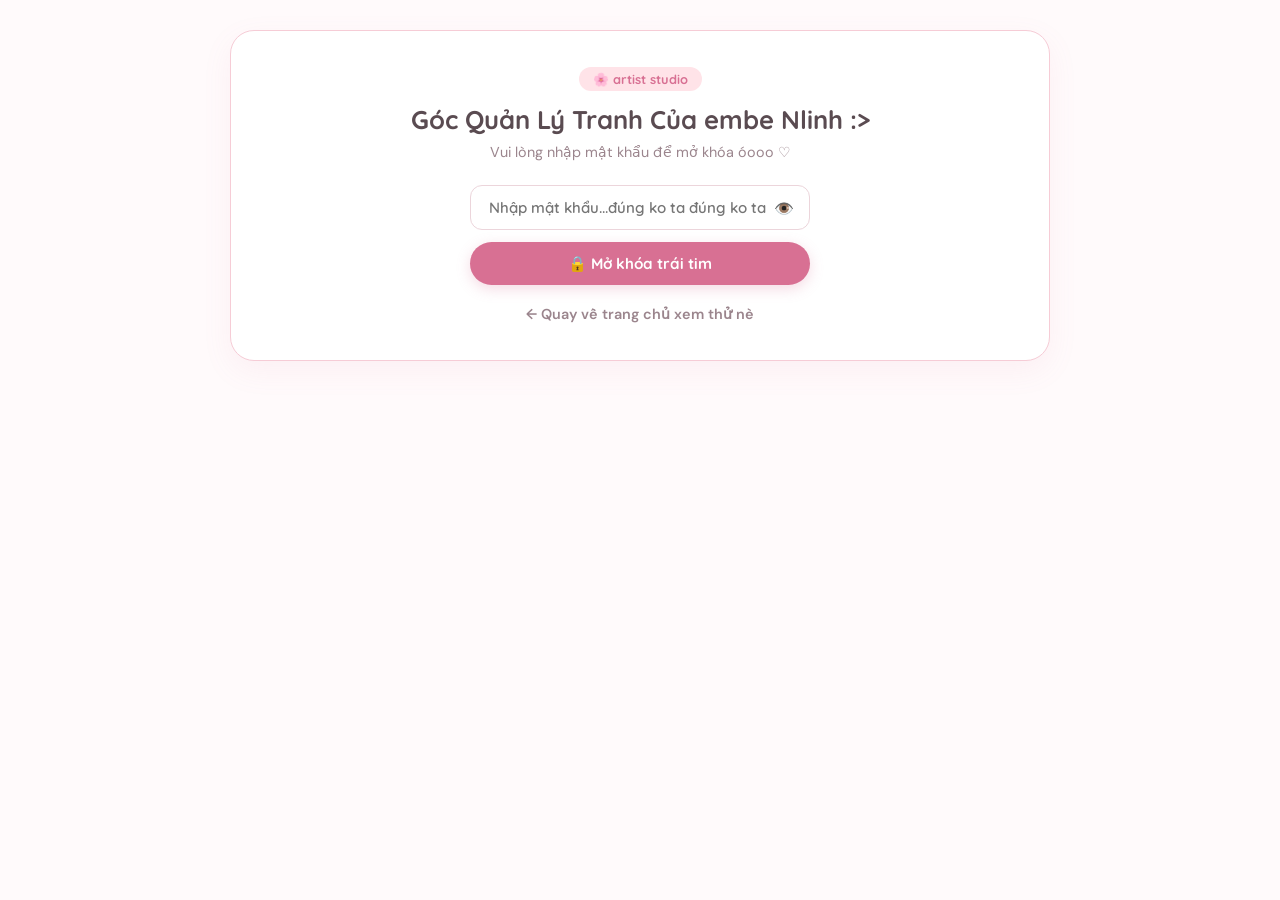
<file: admin.html>
<!DOCTYPE html>
<html lang="vi">
<head>
  <meta charset="UTF-8">
  <meta name="viewport" content="width=device-width, initial-scale=1.0">
  <title>Artist Studio — Nlinh</title>
  <link rel="preconnect" href="https://fonts.googleapis.com">
  <link rel="preconnect" href="https://fonts.gstatic.com" crossorigin>
  <link href="https://fonts.googleapis.com/css2?family=DM+Sans:wght@400;500;600;700&family=Quicksand:wght@600;700&display=swap" rel="stylesheet">
  <script src="https://upload-widget.cloudinary.com/global/all.js" type="text/javascript"></script>
  <style>
    :root {
      --pink: #d87093;
      --pink-soft: #ffe3e8;
      --bg: #fffafb;
      --card-bg: #ffffff;
      --ink: #5a4b51;
      --sub: #9b858d;
      --danger: #e76f51;
      --border: #f6ccd6;
    }

    * { box-sizing: border-box; margin: 0; padding: 0; }
    body {
      font-family: 'DM Sans', sans-serif;
      background: var(--bg);
      color: var(--ink);
      min-height: 100vh;
      padding: 30px 16px;
      display: flex;
      flex-direction: column;
      align-items: center;
    }

    .container { width: 100%; max-width: 820px; }
    .card {
      background: var(--card-bg);
      border-radius: 24px;
      border: 1px solid var(--border);
      padding: 36px 24px;
      box-shadow: 0 10px 30px rgba(216, 112, 147, 0.08);
      text-align: center;
    }

    .badge {
      display: inline-block;
      padding: 4px 14px;
      background: var(--pink-soft);
      color: var(--pink);
      border-radius: 999px;
      font-family: 'Quicksand', sans-serif;
      font-size: 0.8rem;
      font-weight: 700;
      margin-bottom: 12px;
    }

    h1 {
      font-family: 'Quicksand', sans-serif;
      font-size: 1.6rem;
      margin-bottom: 8px;
    }

    p.subtitle {
      font-size: 0.9rem;
      color: var(--sub);
      margin-bottom: 24px;
    }

    /* KHUNG ĐĂNG NHẬP */
    .login-box {
      max-width: 340px;
      margin: 0 auto 10px;
      display: flex;
      flex-direction: column;
      gap: 12px;
    }

    .input-wrapper {
      position: relative;
      width: 100%;
    }

    .input-wrapper input {
      width: 100%;
      padding: 12px 42px 12px 16px;
      border-radius: 12px;
      border: 1.5px solid #ecd5db;
      font-size: 15px;
      font-family: 'Quicksand', sans-serif;
      font-weight: 600;
      outline: none;
      text-align: center;
      transition: border-color 0.2s;
    }

    .input-wrapper input:focus {
      border-color: var(--pink);
    }

    .toggle-pw-btn {
      position: absolute;
      right: 12px;
      top: 50%;
      transform: translateY(-50%);
      background: none;
      border: none;
      cursor: pointer;
      color: var(--pink);
      font-size: 16px;
      padding: 4px;
    }

    .error-msg {
      color: var(--danger);
      font-size: 0.85rem;
      font-weight: 600;
      display: none;
    }

    /* KHU VỰC QUẢN LÝ */
    #studioPanel {
      display: none;
    }

    .upload-toolbar {
      background: #fff5f7;
      border: 1.5px dashed #f1b3c3;
      border-radius: 18px;
      padding: 20px;
      margin-bottom: 24px;
      display: flex;
      flex-wrap: wrap;
      align-items: center;
      justify-content: center;
      gap: 12px;
    }

    select {
      padding: 12px 18px;
      border-radius: 12px;
      border: 1.5px solid #ecd5db;
      font-family: 'Quicksand', sans-serif;
      font-size: 0.95rem;
      font-weight: 700;
      color: var(--ink);
      background: white;
      outline: none;
      cursor: pointer;
    }

    .btn-main {
      padding: 12px 26px;
      background: var(--pink);
      color: white;
      border: none;
      border-radius: 999px;
      font-family: 'Quicksand', sans-serif;
      font-size: 0.95rem;
      font-weight: 700;
      cursor: pointer;
      box-shadow: 0 4px 14px rgba(216, 112, 147, 0.25);
      transition: transform 0.2s, background 0.2s;
    }
    .btn-main:hover {
      transform: translateY(-2px);
      background: #c96083;
    }

    .btn-logout {
      padding: 8px 16px;
      background: #f8e8ee;
      color: var(--ink);
      border: none;
      border-radius: 999px;
      font-family: 'Quicksand', sans-serif;
      font-size: 0.8rem;
      font-weight: 700;
      cursor: pointer;
      margin-top: 10px;
    }
    .btn-logout:hover {
      background: #f1d4df;
    }

    .status-msg {
      margin-bottom: 18px;
      padding: 10px 16px;
      border-radius: 12px;
      background: #edf7ed;
      color: #2e7d32;
      font-size: 0.9rem;
      font-weight: 600;
      display: none;
    }

    .tabs {
      display: flex;
      justify-content: center;
      gap: 8px;
      margin-bottom: 20px;
      flex-wrap: wrap;
    }

    .tab-btn {
      padding: 6px 16px;
      border-radius: 999px;
      border: 1px solid #ecd5db;
      background: white;
      color: var(--ink);
      font-family: 'Quicksand', sans-serif;
      font-size: 0.85rem;
      font-weight: 700;
      cursor: pointer;
      transition: all 0.2s;
    }
    .tab-btn.active, .tab-btn:hover {
      background: var(--pink);
      color: white;
      border-color: var(--pink);
    }

    .grid {
      display: grid;
      grid-template-columns: repeat(auto-fill, minmax(160px, 1fr));
      gap: 16px;
      margin-bottom: 24px;
    }

    .art-item {
      background: white;
      border: 1.5px solid var(--border);
      border-radius: 14px;
      overflow: hidden;
      display: flex;
      flex-direction: column;
      box-shadow: 0 4px 10px rgba(216, 112, 147, 0.05);
    }

    .art-item img {
      width: 100%;
      height: 150px;
      object-fit: cover;
      display: block;
      background: #fafafa;
    }

    .art-tag {
      padding: 8px;
      font-family: 'Quicksand', sans-serif;
      font-size: 0.8rem;
      font-weight: 700;
      color: var(--pink);
      background: #fffcfd;
      border-top: 1px solid #f9ebef;
      text-transform: uppercase;
    }

    .empty-note {
      grid-column: 1 / -1;
      padding: 28px;
      color: var(--sub);
      font-size: 0.9rem;
    }

    .links-footer {
      margin-top: 18px;
    }
    .links-footer a {
      color: var(--sub);
      text-decoration: none;
      font-size: 0.9rem;
      font-weight: 600;
    }
    .links-footer a:hover {
      color: var(--pink);
    }
  </style>
</head>
<body>

  <div class="container">
    <div class="card">
      <div class="badge">🌸 artist studio</div>
      <h1>Góc Quản Lý Tranh Của embe Nlinh :></h1>
      <p class="subtitle" id="subText">Vui lòng nhập mật khẩu để mở khóa óooo ♡</p>

      <!-- MÀN HÌNH NHẬP MẬT KHẨU -->
      <div class="login-box" id="loginSection">
        <div class="input-wrapper">
          <input type="password" id="pwInput" placeholder="Nhập mật khẩu...đúng ko ta đúng ko ta" autocomplete="off">
          <button type="button" class="toggle-pw-btn" id="togglePwBtn" title="Hiện/Ẩn mật khẩu">👁️</button>
        </div>
        <div class="error-msg" id="errorMsg">Mật khẩu chưa đúng rồi,babi thử lại nhé!</div>
        <button type="button" class="btn-main" id="loginBtn">🔒 Mở khóa trái tim </button>
      </div>

      <!-- GIAO DIỆN QUẢN LÝ -->
      <div id="studioPanel">
        <div class="upload-toolbar">
          <label for="categorySelect" style="font-weight: 700; font-size: 0.9rem;">Danh mục:</label>
          <select id="categorySelect">
            <option value="chibi">Chibi Portrait</option>
            <option value="head">Head Shots</option>
            <option value="half">Half Body</option>
            <option value="full">Full Body</option>
            <option value="couple">Couple</option>
          </select>

          <button type="button" class="btn-main" id="uploadBtn">🌸 Chọn ảnh tải lên</button>
        </div>

        <div id="statusMsg" class="status-msg"></div>

        <div class="tabs">
          <button class="tab-btn active" data-filter="all">Tất cả</button>
          <button class="tab-btn" data-filter="chibi">Chibi</button>
          <button class="tab-btn" data-filter="head">Head</button>
          <button class="tab-btn" data-filter="half">Half</button>
          <button class="tab-btn" data-filter="full">Full</button>
          <button class="tab-btn" data-filter="couple">Couple</button>
        </div>

        <div class="grid" id="adminGrid">
          <div class="empty-note">Đang tải danh sách tranh từ  đâu đó...</div>
        </div>

        <button type="button" class="btn-logout" id="logoutBtn">Đăng xuất khóa lại</button>
      </div>

      <div class="links-footer">
        <a href="index.html">← Quay về trang chủ xem thử nè</a>
      </div>
    </div>
  </div>

  <script>
    // ==========================================
    // CÀI ĐẶT MẬT KHẨU & CLOUDINARY Ở ĐÂY
    // ==========================================
    const ADMIN_PASSWORD = 'nlinhdangiu2407'; // <-- Đổi mật khẩu chữ bình thường tại đây
    const CLOUD_NAME = 'o6quhhtx';
    const UPLOAD_PRESET = 'nlinh_art';

    const loginSection = document.getElementById('loginSection');
    const studioPanel = document.getElementById('studioPanel');
    const pwInput = document.getElementById('pwInput');
    const loginBtn = document.getElementById('loginBtn');
    const logoutBtn = document.getElementById('logoutBtn');
    const errorMsg = document.getElementById('errorMsg');
    const subText = document.getElementById('subText');
    const togglePwBtn = document.getElementById('togglePwBtn');

    const uploadBtn = document.getElementById('uploadBtn');
    const statusMsg = document.getElementById('statusMsg');
    const categorySelect = document.getElementById('categorySelect');
    const adminGrid = document.getElementById('adminGrid');

    let myWidget = null;
    let allArts = [];
    let currentFilter = 'all';

    // Bấm icon con mắt để xem/ẩn mật khẩu
    togglePwBtn.addEventListener('click', () => {
      if (pwInput.type === 'password') {
        pwInput.type = 'text';
        togglePwBtn.textContent = '🙈';
      } else {
        pwInput.type = 'password';
        togglePwBtn.textContent = '👁️';
      }
    });

    // Kiểm tra mật khẩu
    function handleLogin() {
      const entered = pwInput.value.trim();
      if (entered === ADMIN_PASSWORD) {
        sessionStorage.setItem('nlinh_studio_unlocked', 'true');
        unlockStudio();
      } else {
        errorMsg.style.display = 'block';
        pwInput.value = '';
        pwInput.focus();
      }
    }

    loginBtn.addEventListener('click', handleLogin);
    pwInput.addEventListener('keydown', (e) => {
      if (e.key === 'Enter') handleLogin();
    });

    logoutBtn.addEventListener('click', () => {
      sessionStorage.removeItem('nlinh_studio_unlocked');
      location.reload();
    });

    function unlockStudio() {
      loginSection.style.display = 'none';
      errorMsg.style.display = 'none';
      studioPanel.style.display = 'block';
      subText.textContent = 'Chọn mục và tải tranh lên — Tự động đồng bộ trên mọi thiết bị ♡';

      if (!myWidget) {
        myWidget = cloudinary.createUploadWidget({
          cloudName: CLOUD_NAME,
          uploadPreset: UPLOAD_PRESET,
          sources: ['local', 'camera', 'url'],
          clientAllowedFormats: ['png', 'jpg', 'jpeg', 'webp', 'gif']
        }, (error, result) => {
          if (!error && result && result.event === "success") {
            const selectedCat = categorySelect.value;
            const newArt = {
              id: result.info.public_id,
              url: result.info.secure_url,
              category: selectedCat
            };

            allArts.unshift(newArt);
            renderAdminGrid();

            statusMsg.style.display = 'block';
            statusMsg.textContent = '✨ Đã tải ảnh lên thành công! Chờ 15-30s để đồng bộ sang các máy khác nhé ♡';
          }
        });
      }

      fetchCloudArts();
    }

    if (sessionStorage.getItem('nlinh_studio_unlocked') === 'true') {
      unlockStudio();
    }

    uploadBtn.addEventListener('click', () => {
      if (!myWidget) return;
      const selectedCat = categorySelect.value;
      myWidget.update({
        tags: ['commission_art', selectedCat],
        context: { category: selectedCat }
      });
      myWidget.open();
    });

    async function fetchCloudArts() {
      try {
        const res = await fetch(`https://res.cloudinary.com/${CLOUD_NAME}/image/list/commission_art.json?_t=${Date.now()}`);
        if (!res.ok) {
          adminGrid.innerHTML = '<div class="empty-note">Chưa có tranh nào trên Cloudinary (Hãy tải lên bức tranh đầu tiên nhé!) ♡</div>';
          return;
        }
        const data = await res.json();
        if (data && data.resources) {
          allArts = data.resources.map(r => {
            const cat = (r.context && r.context.custom && r.context.custom.category) || 'chibi';
            return {
              id: r.public_id,
              url: `https://res.cloudinary.com/${CLOUD_NAME}/image/upload/f_auto,q_auto/v${r.version}/${r.public_id}.${r.format}`,
              category: cat
            };
          });
          renderAdminGrid();
        }
      } catch (err) {
        adminGrid.innerHTML = '<div class="empty-note">Chưa có tranh nào được tải lên ♡</div>';
      }
    }

    function renderAdminGrid() {
      adminGrid.innerHTML = '';
      const filtered = currentFilter === 'all'
        ? allArts
        : allArts.filter(a => a.category === currentFilter);

      if (filtered.length === 0) {
        adminGrid.innerHTML = '<div class="empty-note">Chưa có tranh nào trong mục này ♡</div>';
        return;
      }

      filtered.forEach(art => {
        const div = document.createElement('div');
        div.className = 'art-item';
        div.innerHTML = `
          <img src="${art.url}" alt="${art.category}" loading="lazy">
          <div class="art-tag">${art.category}</div>
        `;
        adminGrid.appendChild(div);
      });
    }

    document.querySelectorAll('.tab-btn').forEach(btn => {
      btn.addEventListener('click', () => {
        document.querySelectorAll('.tab-btn').forEach(b => b.classList.remove('active'));
        btn.classList.add('active');
        currentFilter = btn.dataset.filter;
        renderAdminGrid();
      });
    });
  </script>
</body>
</html>
</file>
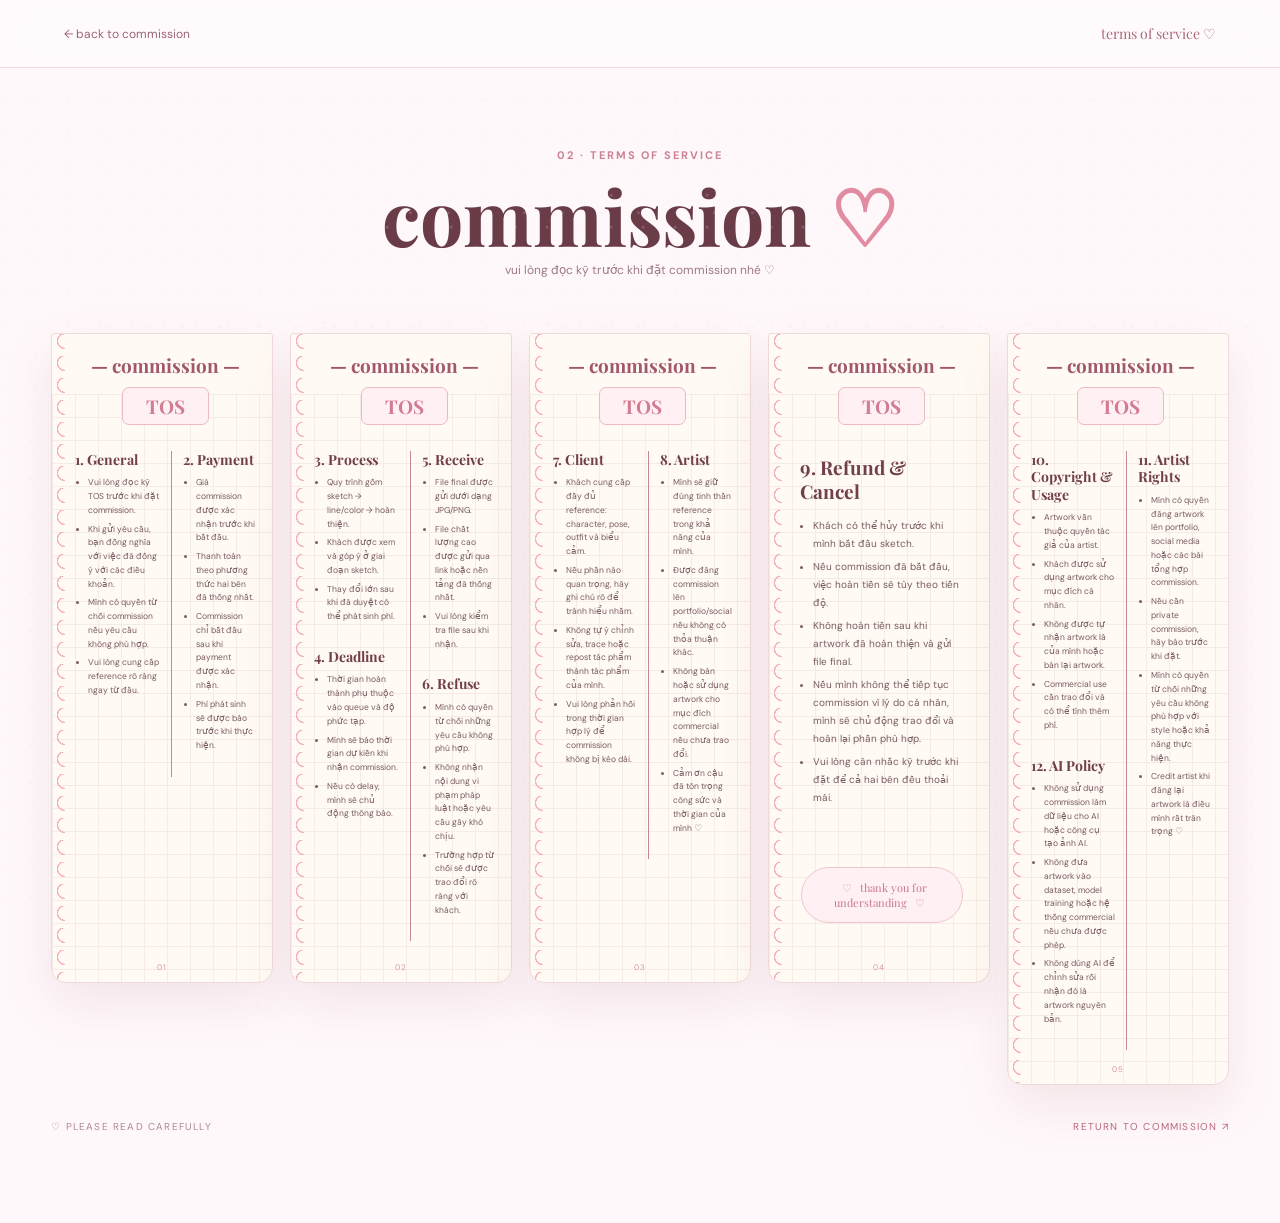
<file: tos.html>
<!DOCTYPE html>
<html lang="vi">

<head>
    <meta charset="UTF-8">
    <meta name="viewport" content="width=device-width, initial-scale=1.0">
    <title>Commission TOS ♡</title>
    <link rel="preconnect" href="https://fonts.googleapis.com">
    <link rel="preconnect" href="https://fonts.gstatic.com" crossorigin>
    <link
        href="https://fonts.googleapis.com/css2?family=DM+Sans:wght@400;500;600;700&family=Playfair+Display:wght@600;700&display=swap"
        rel="stylesheet">
    <link rel="stylesheet" href="tos.css">
</head>

<body>

    <header class="top">
        <a href="index.html" class="back">← back to commission</a>
        <div class="top-title">terms of service ♡</div>
    </header>

    <main>

        <section class="intro">
            <span>02 · terms of service</span>
            <h1>commission <i>♡</i></h1>
            <p>vui lòng đọc kỹ trước khi đặt commission nhé ♡</p>
        </section>

        <section class="tos-book">

            <!-- PAGE 01 -->
            <article class="paper">
                <div class="lace"></div>

                <div class="paper-heading">
                    <div class="mini-title">— commission —</div>
                    <div class="tos-label">TOS</div>
                </div>

                <div class="paper-columns">
                    <div>
                        <section class="rule">
                            <h2>1. General</h2>
                            <ul>
                                <li>Vui lòng đọc kỹ TOS trước khi đặt commission.</li>
                                <li>Khi gửi yêu cầu, bạn đồng nghĩa với việc đã đồng ý với các điều khoản.</li>
                                <li>Mình có quyền từ chối commission nếu yêu cầu không phù hợp.</li>
                                <li>Vui lòng cung cấp reference rõ ràng ngay từ đầu.</li>
                            </ul>
                        </section>
                    </div>

                    <div class="divider">
                        <section class="rule">
                            <h2>2. Payment</h2>
                            <ul>
                                <li>Giá commission được xác nhận trước khi bắt đầu.</li>
                                <li>Thanh toán theo phương thức hai bên đã thống nhất.</li>
                                <li>Commission chỉ bắt đầu sau khi payment được xác nhận.</li>
                                <li>Phí phát sinh sẽ được báo trước khi thực hiện.</li>
                            </ul>
                        </section>
                    </div>
                </div>

                <span class="page">01</span>
            </article>

            <!-- PAGE 02 -->
            <article class="paper">
                <div class="lace"></div>

                <div class="paper-heading">
                    <div class="mini-title">— commission —</div>
                    <div class="tos-label">TOS</div>
                </div>

                <div class="paper-columns">
                    <div>
                        <section class="rule">
                            <h2>3. Process</h2>
                            <ul>
                                <li>Quy trình gồm sketch → line/color → hoàn thiện.</li>
                                <li>Khách được xem và góp ý ở giai đoạn sketch.</li>
                                <li>Thay đổi lớn sau khi đã duyệt có thể phát sinh phí.</li>
                            </ul>
                        </section>

                        <section class="rule">
                            <h2>4. Deadline</h2>
                            <ul>
                                <li>Thời gian hoàn thành phụ thuộc vào queue và độ phức tạp.</li>
                                <li>Mình sẽ báo thời gian dự kiến khi nhận commission.</li>
                                <li>Nếu có delay, mình sẽ chủ động thông báo.</li>
                            </ul>
                        </section>
                    </div>

                    <div class="divider">
                        <section class="rule">
                            <h2>5. Receive</h2>
                            <ul>
                                <li>File final được gửi dưới dạng JPG/PNG.</li>
                                <li>File chất lượng cao được gửi qua link hoặc nền tảng đã thống nhất.</li>
                                <li>Vui lòng kiểm tra file sau khi nhận.</li>
                            </ul>
                        </section>

                        <section class="rule">
                            <h2>6. Refuse</h2>
                            <ul>
                                <li>Mình có quyền từ chối những yêu cầu không phù hợp.</li>
                                <li>Không nhận nội dung vi phạm pháp luật hoặc yêu cầu gây khó chịu.</li>
                                <li>Trường hợp từ chối sẽ được trao đổi rõ ràng với khách.</li>
                            </ul>
                        </section>
                    </div>
                </div>

                <span class="page">02</span>
            </article>

            <!-- PAGE 03 -->
            <article class="paper">
                <div class="lace"></div>

                <div class="paper-heading">
                    <div class="mini-title">— commission —</div>
                    <div class="tos-label">TOS</div>
                </div>

                <div class="paper-columns">
                    <div>
                        <section class="rule">
                            <h2>7. Client</h2>
                            <ul>
                                <li>Khách cung cấp đầy đủ reference: character, pose, outfit và biểu cảm.</li>
                                <li>Nếu phần nào quan trọng, hãy ghi chú rõ để tránh hiểu nhầm.</li>
                                <li>Không tự ý chỉnh sửa, trace hoặc repost tác phẩm thành tác phẩm của mình.</li>
                                <li>Vui lòng phản hồi trong thời gian hợp lý để commission không bị kéo dài.</li>
                            </ul>
                        </section>
                    </div>

                    <div class="divider">
                        <section class="rule">
                            <h2>8. Artist</h2>
                            <ul>
                                <li>Mình sẽ giữ đúng tinh thần reference trong khả năng của mình.</li>
                                <li>Được đăng commission lên portfolio/social nếu không có thỏa thuận khác.</li>
                                <li>Không bán hoặc sử dụng artwork cho mục đích commercial nếu chưa trao đổi.</li>
                                <li>Cảm ơn cậu đã tôn trọng công sức và thời gian của mình ♡</li>
                            </ul>
                        </section>
                    </div>
                </div>

                <span class="page">03</span>
            </article>

            <!-- PAGE 04 -->
            <article class="paper">
                <div class="lace"></div>

                <div class="paper-heading">
                    <div class="mini-title">— commission —</div>
                    <div class="tos-label">TOS</div>
                </div>

                <section class="single-rule">
                    <h2>9. Refund &amp; Cancel</h2>
                    <ul>
                        <li>Khách có thể hủy trước khi mình bắt đầu sketch.</li>
                        <li>Nếu commission đã bắt đầu, việc hoàn tiền sẽ tùy theo tiến độ.</li>
                        <li>Không hoàn tiền sau khi artwork đã hoàn thiện và gửi file final.</li>
                        <li>Nếu mình không thể tiếp tục commission vì lý do cá nhân, mình sẽ chủ động trao đổi và hoàn
                            lại phần phù hợp.</li>
                        <li>Vui lòng cân nhắc kỹ trước khi đặt để cả hai bên đều thoải mái.</li>
                    </ul>
                </section>

                <div class="cute-note">
                    <span>♡</span>
                    thank you for understanding
                    <span>♡</span>
                </div>

                <span class="page">04</span>
            </article>

            <!-- PAGE 05 -->
            <article class="paper">
                <div class="lace"></div>

                <div class="paper-heading">
                    <div class="mini-title">— commission —</div>
                    <div class="tos-label">TOS</div>
                </div>

                <div class="paper-columns">
                    <div>
                        <section class="rule">
                            <h2>10. Copyright &amp; Usage</h2>
                            <ul>
                                <li>Artwork vẫn thuộc quyền tác giả của artist.</li>
                                <li>Khách được sử dụng artwork cho mục đích cá nhân.</li>
                                <li>Không được tự nhận artwork là của mình hoặc bán lại artwork.</li>
                                <li>Commercial use cần trao đổi và có thể tính thêm phí.</li>
                            </ul>
                        </section>

                        <section class="rule">
                            <h2>12. AI Policy</h2>
                            <ul>
                                <li>Không sử dụng commission làm dữ liệu cho AI hoặc công cụ tạo ảnh AI.</li>
                                <li>Không đưa artwork vào dataset, model training hoặc hệ thống commercial nếu chưa được
                                    phép.</li>
                                <li>Không dùng AI để chỉnh sửa rồi nhận đó là artwork nguyên bản.</li>
                            </ul>
                        </section>
                    </div>

                    <div class="divider">
                        <section class="rule">
                            <h2>11. Artist Rights</h2>
                            <ul>
                                <li>Mình có quyền đăng artwork lên portfolio, social media hoặc các bài tổng hợp
                                    commission.</li>
                                <li>Nếu cần private commission, hãy báo trước khi đặt.</li>
                                <li>Mình có quyền từ chối những yêu cầu không phù hợp với style hoặc khả năng thực hiện.
                                </li>
                                <li>Credit artist khi đăng lại artwork là điều mình rất trân trọng ♡</li>
                            </ul>
                        </section>
                    </div>
                </div>

                <span class="page">05</span>
            </article>

        </section>

        <div class="bottom">
            <span>♡ please read carefully</span>
            <a href="index.html">return to commission ↗</a>
        </div>

    </main>

</body>

</html>
</file>
<file: tos.css>
/* =========================================================
   TOS PAGE — CLEAN CSS
========================================================= */

* {
    box-sizing: border-box;
}

:root {
    --pink: #efa8bb;
    --pink-dark: #b86179;
    --pink-soft: #fff0f4;

    --paper: #fffaf3;
    --background: #fff8fa;

    --ink: #69414b;
    --muted: #9a737d;
    --line: #e6c9cf;
}

/* =========================================================
   BASE
========================================================= */

html {
    scroll-behavior: smooth;
}

body {
    margin: 0;
    background: var(--background);
    color: var(--ink);

    font-family: "DM Sans", Arial, sans-serif;
}

/* subtle background texture */

body::before {
    content: "";

    position: fixed;
    inset: 0;

    pointer-events: none;

    opacity: 0.18;

    background:
        radial-gradient(circle at 10% 10%,
            #ffdce5 0 1px,
            transparent 2px) 0 0 / 32px 32px,

        radial-gradient(circle at 80% 60%,
            #ffdce5 0 1px,
            transparent 2px) 0 0 / 38px 38px;
}

/* =========================================================
   TOP BAR
========================================================= */

.top {
    position: sticky;
    top: 0;
    z-index: 10;

    height: 68px;

    display: flex;
    align-items: center;
    justify-content: space-between;

    padding: 0 5vw;

    background: rgba(255, 250, 251, 0.88);

    border-bottom: 1px solid #f1dce2;

    backdrop-filter: blur(15px);
}

.back {
    color: #9b6574;

    text-decoration: none;

    font-size: 12px;

    transition: color 0.2s ease;
}

.back:hover {
    color: #d27f96;
}

.top-title {
    color: #a96a7b;

    font-family: "Playfair Display", serif;

    font-size: 14px;
}

/* =========================================================
   MAIN
========================================================= */

main {
    padding: 75px 4vw 90px;
}

/* =========================================================
   INTRO
========================================================= */

.intro {
    margin-bottom: 55px;

    text-align: center;
}

.intro>span {
    color: #cb8194;

    font-size: 11px;
    font-weight: 700;

    letter-spacing: 0.18em;

    text-transform: uppercase;
}

.intro h1 {
    margin: 13px 0 8px;

    color: #693c48;

    font-family: "Playfair Display", serif;

    font-size: clamp(45px, 6vw, 78px);

    line-height: 1;
}

.intro h1 i {
    color: #e28ca2;

    font-style: normal;
}

.intro p {
    margin: 0;

    color: #9d7982;

    font-size: 12px;
}

/* =========================================================
   TOS BOOK
========================================================= */

.tos-book {
    max-width: 1500px;

    margin: 0 auto;

    display: grid;

    grid-template-columns:
        repeat(5, minmax(0, 1fr));

    gap: 17px;

    align-items: start;
}

/* =========================================================
   PAPER
========================================================= */

.paper {
    position: relative;

    min-width: 0;
    min-height: 650px;

    overflow: hidden;

    padding: 22px 17px 34px 23px;

    background: var(--paper);

    border: 1px solid #efd9dd;

    border-radius: 3px 3px 15px 15px;

    box-shadow:
        0 20px 50px rgba(157, 91, 109, 0.12);
}

/* =========================================================
   PINK LACE
========================================================= */

.lace {
    position: absolute;

    top: 0;
    left: 0;
    bottom: 0;

    width: 13px;

    z-index: 4;

    background:
        radial-gradient(circle at 100% 7px,
            transparent 0 6.5px,
            #f5b1c1 7px 8px,
            transparent 8.5px) 0 0 / 13px 22px repeat-y;
}

/* =========================================================
   PAPER GRID
========================================================= */

.paper::after {
    content: "";

    position: absolute;

    left: 0;
    right: 0;

    top: 60px;
    bottom: 0;

    z-index: 0;

    pointer-events: none;

    opacity: 0.5;

    background-image:
        linear-gradient(#e9ded7 1px,
            transparent 1px),
        linear-gradient(90deg,
            #e9ded7 1px,
            transparent 1px);

    background-size: 23px 23px;
}

/* =========================================================
   PAPER CONTENT
========================================================= */

.paper-heading,
.paper-columns,
.single-rule,
.cute-note,
.page {
    position: relative;

    z-index: 2;
}

/* =========================================================
   PAPER HEADING
========================================================= */

.paper-heading {
    margin-bottom: 26px;

    text-align: center;
}

.mini-title {
    margin-bottom: 12px;

    color: #a1576c;

    font-family: "Playfair Display", serif;

    font-size: 19px;
    font-weight: 700;

    line-height: 1;
}

.tos-label {
    width: max-content;

    margin: auto;

    padding: 5px 23px;

    color: #d27b91;

    background: #fff0f3;

    border: 1px solid #edb9c5;

    border-radius: 7px;

    font-family: "Playfair Display", serif;

    font-size: 19px;
    font-weight: 700;
}

/* =========================================================
   TWO COLUMNS
========================================================= */

.paper-columns {
    display: grid;

    grid-template-columns: 1fr 1fr;

    gap: 11px;
}

.divider {
    padding-left: 11px;

    border-left: 1px solid #c98696;
}

/* =========================================================
   RULES
========================================================= */

.rule {
    margin-bottom: 24px;
}

.rule h2,
.single-rule h2 {
    margin: 0 0 8px;

    color: #713f4b;

    font-family: "Playfair Display", serif;

    font-size: 14px;

    line-height: 1.25;
}

.rule ul,
.single-rule ul {
    margin: 0;

    padding-left: 13px;

    color: #795b64;

    font-size: 8.5px;

    line-height: 1.62;
}

.rule li,
.single-rule li {
    margin-bottom: 5px;
}

/* =========================================================
   SINGLE RULE
========================================================= */

.single-rule {
    padding: 5px 8px;
}

.single-rule h2 {
    margin-bottom: 14px;

    font-size: 19px;
}

.single-rule ul {
    font-size: 10px;

    line-height: 1.8;
}

/* =========================================================
   CUTE NOTE
========================================================= */

.cute-note {
    width: max-content;

    max-width: 90%;

    margin: 50px auto 0;

    padding: 12px 16px;

    color: #c8788d;

    background: #fff0f4;

    border: 1px solid #efc5ce;

    border-radius: 999px;

    font-family: "Playfair Display", serif;

    font-size: 11px;

    text-align: center;
}

.cute-note span {
    margin: 0 5px;

    color: #e28da2;
}

/* =========================================================
   PAGE NUMBER
========================================================= */

.page {
    position: absolute;

    left: 50%;
    bottom: 10px;

    transform: translateX(-50%);

    color: #d396a5;

    font-size: 8px;

    letter-spacing: 0.16em;
}

/* =========================================================
   BOTTOM
========================================================= */

.bottom {
    max-width: 1500px;

    margin: 35px auto 0;

    display: flex;

    justify-content: space-between;
    align-items: center;

    color: #ae8992;

    font-size: 10px;

    text-transform: uppercase;

    letter-spacing: 0.12em;
}

.bottom a {
    color: #b9687c;

    text-decoration: none;

    transition: color 0.2s ease;
}

.bottom a:hover {
    color: #e18ca1;
}

/* =========================================================
   TABLET
========================================================= */

@media (max-width: 1200px) {

    .tos-book {
        grid-template-columns:
            repeat(3, minmax(0, 1fr));
    }

    .paper {
        min-height: 620px;
    }
}

/* =========================================================
   MOBILE
========================================================= */

@media (max-width: 760px) {

    .top {
        padding: 0 18px;
    }

    .top-title {
        display: none;
    }

    main {
        padding: 55px 14px 70px;
    }

    .intro {
        margin-bottom: 38px;
    }

    .tos-book {
        grid-template-columns: 1fr;

        max-width: 520px;
    }

    .paper {
        min-height: auto;

        padding-bottom: 40px;
    }

    .rule ul,
    .single-rule ul {
        font-size: 10px;
    }

    .bottom {
        padding: 0 8px;

        flex-direction: column;

        gap: 12px;
    }
}
</file>
